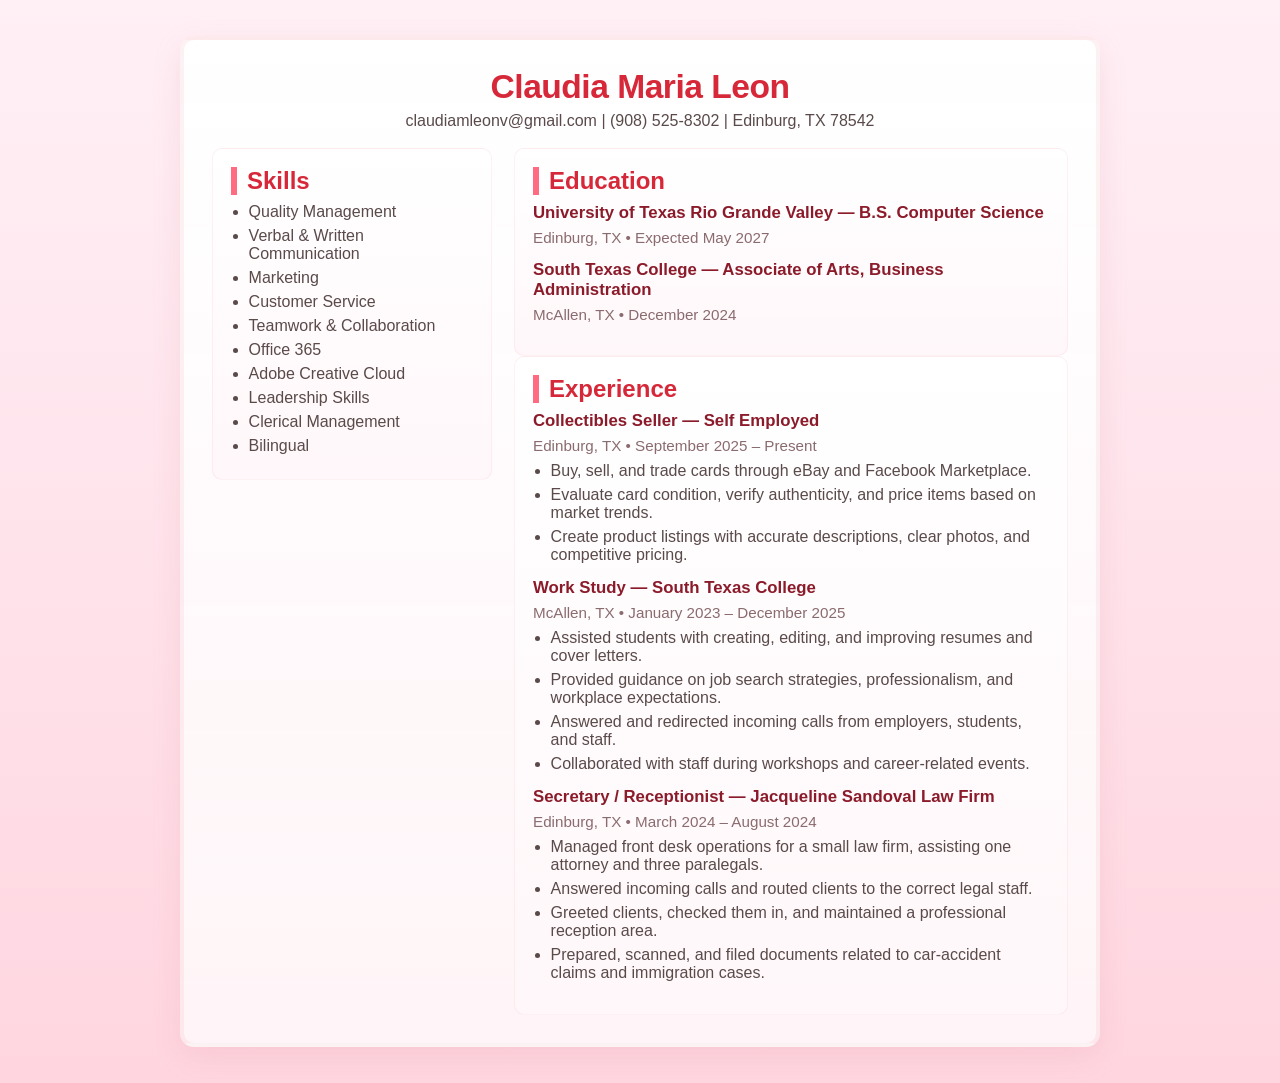
<file: index.html>
<!doctype html>
<html lang="en">
<head>
	<meta charset="utf-8">
	<meta name="viewport" content="width=device-width,initial-scale=1">
	<title>Claudia Maria Leon — Resume</title>
	<link rel="stylesheet" href="styles.css">
	<meta name="color-scheme" content="light">
</head>
<body>
	<div class="resume-container">
		<header class="resume-header">
			<h1>Claudia Maria Leon</h1>
			<p class="contact">claudiamleonv@gmail.com | (908) 525-8302 | Edinburg, TX 78542</p>
		</header>

		<div class="resume-main">
			<aside class="sidebar">
				<section class="card">
					<h2>Skills</h2>
					<ul>
						<li>Quality Management</li>
						<li>Verbal &amp; Written Communication</li>
						<li>Marketing</li>
						<li>Customer Service</li>
						<li>Teamwork &amp; Collaboration</li>
						<li>Office 365</li>
						<li>Adobe Creative Cloud</li>
						<li>Leadership Skills</li>
						<li>Clerical Management</li>
						<li>Bilingual</li>
					</ul>
				</section>
			</aside>

			<section class="content">
				<section class="card" id="education">
					<h2>Education</h2>
					<article>
						<h3>University of Texas Rio Grande Valley — B.S. Computer Science</h3>
						<p class="muted">Edinburg, TX • Expected May 2027</p>
					</article>
					<article>
						<h3>South Texas College — Associate of Arts, Business Administration</h3>
						<p class="muted">McAllen, TX • December 2024</p>
					</article>
				</section>

				<section class="card" id="experience">
					<h2>Experience</h2>
					<article>
						<h3>Collectibles Seller — Self Employed</h3>
						<p class="muted">Edinburg, TX • September 2025 – Present</p>
						<ul>
							<li>Buy, sell, and trade cards through eBay and Facebook Marketplace.</li>
							<li>Evaluate card condition, verify authenticity, and price items based on market trends.</li>
							<li>Create product listings with accurate descriptions, clear photos, and competitive pricing.</li>
						</ul>
					</article>

					<article>
						<h3>Work Study — South Texas College</h3>
						<p class="muted">McAllen, TX • January 2023 – December 2025</p>
						<ul>
							<li>Assisted students with creating, editing, and improving resumes and cover letters.</li>
							<li>Provided guidance on job search strategies, professionalism, and workplace expectations.</li>
							<li>Answered and redirected incoming calls from employers, students, and staff.</li>
							<li>Collaborated with staff during workshops and career-related events.</li>
						</ul>
					</article>

					<article>
						<h3>Secretary / Receptionist — Jacqueline Sandoval Law Firm</h3>
						<p class="muted">Edinburg, TX • March 2024 – August 2024</p>
						<ul>
							<li>Managed front desk operations for a small law firm, assisting one attorney and three paralegals.</li>
							<li>Answered incoming calls and routed clients to the correct legal staff.</li>
							<li>Greeted clients, checked them in, and maintained a professional reception area.</li>
							<li>Prepared, scanned, and filed documents related to car-accident claims and immigration cases.</li>
						</ul>
					</article>
				</section>
			</section>
		</div>
	</div>
</body>
</html>
</file>
<file: styles.css>
:root {
  --bg-1: #fff0f6; /* baby pink */
  --bg-2: #ffd6e0;
  --card: #ffffff;
  --accent: #d62839; /* deep red */
  --accent-soft: #ff6b81; /* lighter red */
  --muted: #5a4a4a;
  --max-width: 920px;
}

* { box-sizing: border-box; }
body {
  margin: 0;
  font-family: Inter, -apple-system, 'Segoe UI', Roboto, Arial, sans-serif;
  background: linear-gradient(180deg, var(--bg-1), var(--bg-2));
  color: var(--muted);
  -webkit-font-smoothing:antialiased;
}

.resume-container {
  max-width: var(--max-width);
  margin: 36px auto;
  padding: 28px;
  background: linear-gradient(180deg, rgba(255,255,255,0.98), rgba(255,246,248,0.95));
  border-radius: 14px;
  box-shadow: 0 10px 30px rgba(198,98,115,0.12);
  border: 4px solid rgba(214,40,57,0.06);
}

.resume-header {
  text-align: center;
  margin-bottom: 18px;
}
.resume-header h1 {
  margin: 0 0 6px 0;
  font-size: 2.1rem;
  color: var(--accent);
  letter-spacing: -0.5px;
}
.contact {
  margin: 0;
  color: var(--muted);
  font-weight: 500;
}

.resume-main {
  display: grid;
  grid-template-columns: 280px 1fr;
  gap: 22px;
  align-items: start;
}

.card {
  background: linear-gradient(180deg, #fff, #fff7f9);
  padding: 18px;
  border-radius: 10px;
  border: 1px solid rgba(214,40,57,0.06);
}

.sidebar .card h2,
.content .card h2 { color: var(--accent); margin: 0 0 8px 0; }

.sidebar ul { list-style: disc; padding-left: 1.1em; margin: 6px 0 0 0; }
.sidebar li { margin: 6px 0; color: var(--muted); }

.content article { margin-bottom: 14px; }
.content h3 { margin: 6px 0; color: #8b1b2a; font-size: 1.05rem; }
.muted { color: #8a6b6f; font-size: 0.95rem; margin: 0 0 8px 0; }

.content ul { margin: 8px 0 0 1.1em; padding: 0; color: var(--muted); }
.content li { margin: 6px 0; }

footer.resume-footer { text-align: center; margin-top: 16px; color: #9b6a6f; }

/* accents */
.card h2 { border-left: 6px solid var(--accent-soft); padding-left: 10px; }

/* small screens: stack columns */
@media (max-width: 760px) {
  .resume-container { padding: 16px; margin: 20px; }
  .resume-main { grid-template-columns: 1fr; }
  .sidebar { order: 2; }
  .content { order: 1; }
}

/* print-friendly */
@media print {
  body { background: white; }
  .resume-container { box-shadow: none; border: none; }
}
</file>
